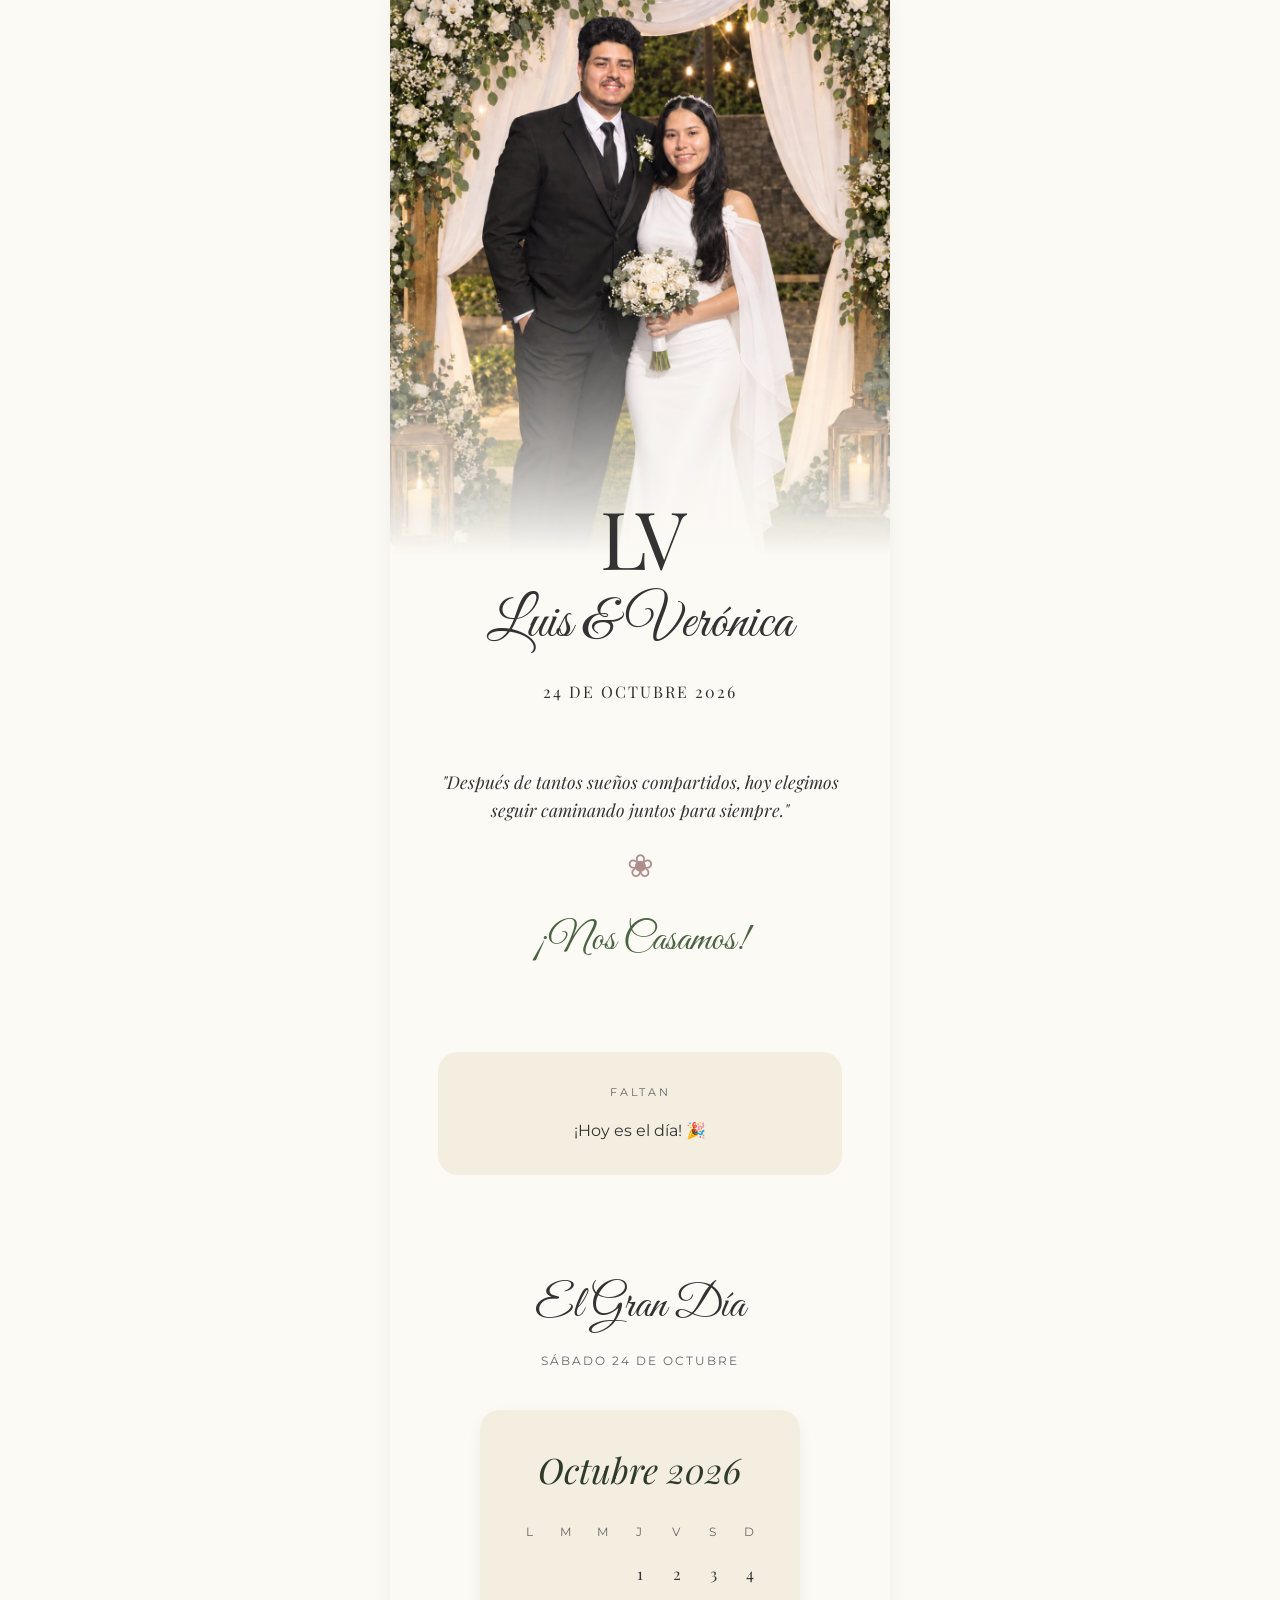
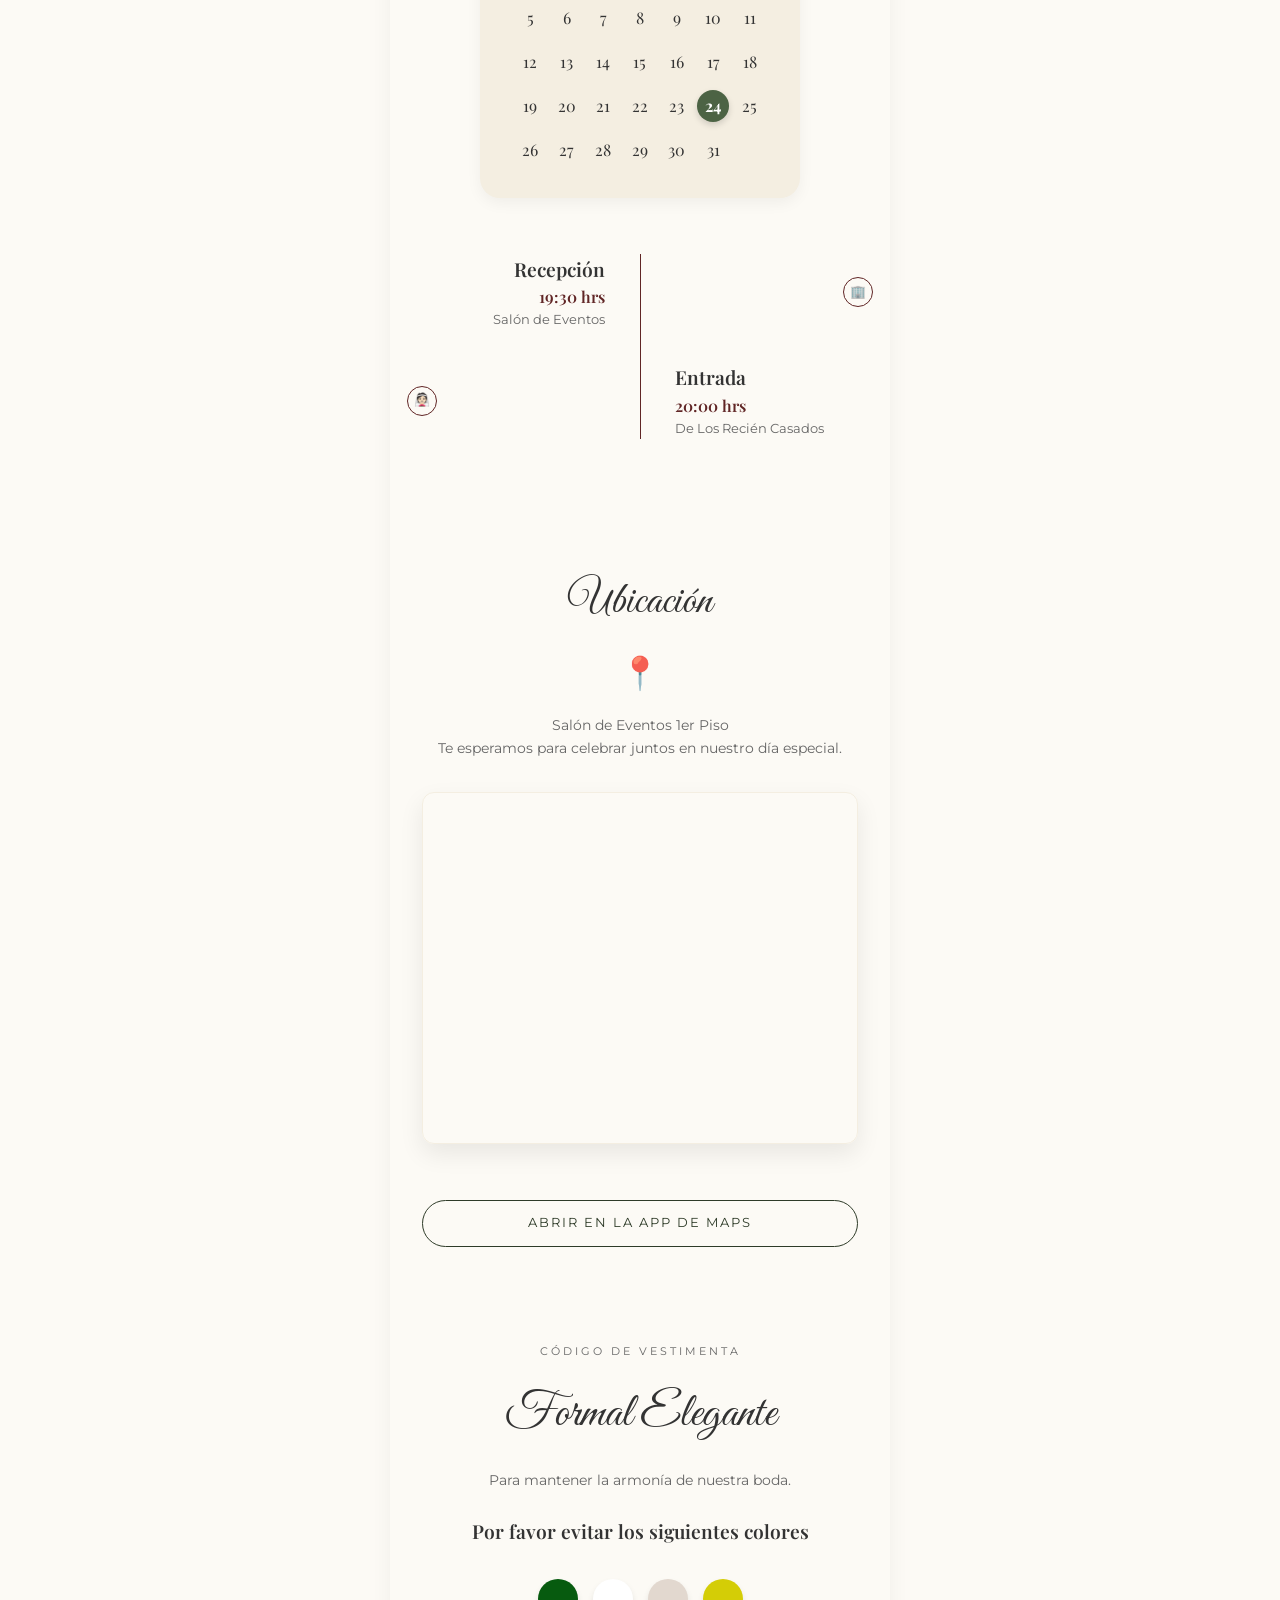
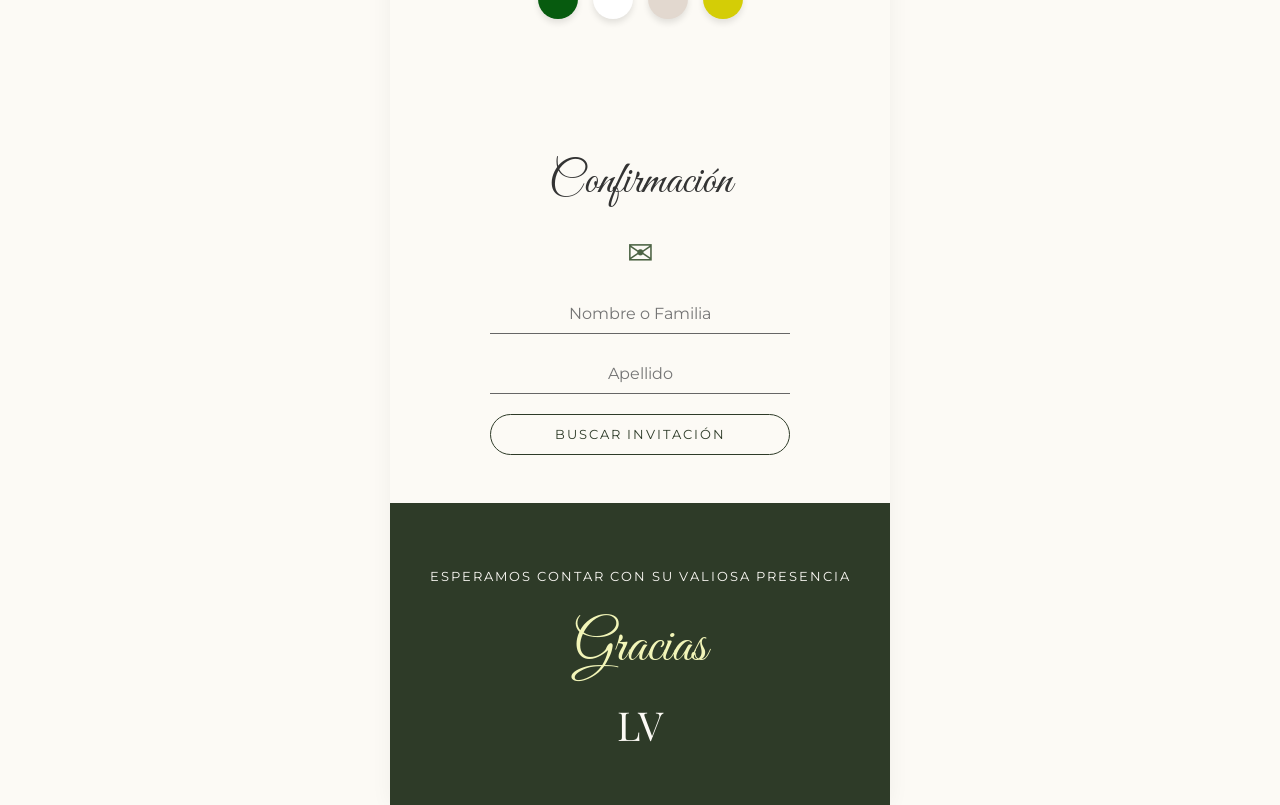
<file: FrontEnd_inv/eventos/boda-octubre/index.html>
<!DOCTYPE html>
<html lang="es">
<head>
  <meta charset="UTF-8" />
  <meta name="viewport" content="width=device-width, initial-scale=1.0" />
  <title>Nuestra Boda | Luis & Verónica</title>
  <!-- Fuentes: Playfair Display (Elegante) y Great Vibes (Manuscrita) -->
  <link rel="preconnect" href="https://fonts.googleapis.com">
  <link rel="preconnect" href="https://fonts.gstatic.com" crossorigin>
  <link href="https://fonts.googleapis.com/css2?family=Great+Vibes&family=Playfair+Display:ital,wght@0,400;0,600;1,400;1,600&family=Montserrat:wght@300;400;500&display=swap" rel="stylesheet">
  <link rel="stylesheet" href="style.css" />
</head>
<body>
  <div class="contenedor">

    <!-- ================= HERO ================= -->
    <header class="hero">
      <div class="hero-imagen">
        <!-- Coloca aquí la foto de los novios en tu carpeta -->
        <img src="img/portadaLV.jpg" alt="Luis y Verónica">
        <div class="degradado"></div>
      </div>
      
      <div class="hero-contenido">
        <div class="logo-iniciales">
          <span class="inicial-l">L</span><span class="inicial-v">V</span>
        </div>
        <h1>Luis & Verónica</h1>
        <p class="fecha-principal">24 de Octubre 2026</p>
      </div>
    </header>

    <!-- ================= FRASE ================= -->
    <section class="seccion frase-seccion">
      <p class="frase">"Después de tantos sueños compartidos, hoy elegimos seguir caminando juntos para siempre."</p>
      <div class="adorno-floral">❀</div>
      <h2 class="texto-cursiva">¡Nos Casamos!</h2>
    </section>

    <!-- ================= CUENTA REGRESIVA ================= -->
    <section class="seccion seccion-reloj">
      <div class="caja-reloj">
        <p class="etiqueta-top">FALTAN</p>
        <div class="cuenta-regresiva" id="cuenta-regresiva">
          <>
        </div>
      </div>
    </section>

    <!-- ================= ITINERARIO ================= -->
    <section class="seccion itinerario">
      <h2 class="texto-cursiva titulo-seccion">El Gran Día</h2>
      <p class="subtitulo-fecha">SÁBADO 24 DE OCTUBRE</p>

      <!-- ================= CALENDARIO ================= -->
      <div class="calendario-boda">
        <h3 class="mes-calendario">Octubre 2026</h3>
        <div class="dias-semana">
          <span>L</span><span>M</span><span>M</span><span>J</span><span>V</span><span>S</span><span>D</span>
        </div>
        <div class="dias-numeros">
          <!-- Octubre 2026 empieza en Jueves (3 espacios vacíos) -->
          <span></span><span></span><span></span>
          <span>1</span><span>2</span><span>3</span><span>4</span>
          <span>5</span><span>6</span><span>7</span><span>8</span><span>9</span><span>10</span><span>11</span>
          <span>12</span><span>13</span><span>14</span><span>15</span><span>16</span><span>17</span><span>18</span>
          <span>19</span><span>20</span><span>21</span><span>22</span><span>23</span><span class="dia-marcado">24</span><span>25</span>
          <span>26</span><span>27</span><span>28</span><span>29</span><span>30</span><span>31</span><span></span>
        </div>
      </div>

      <div class="linea-tiempo">
        <!-- Evento 1 -->
        <div class="evento izquierda">
          <div class="evento-contenido">
            <h3>Recepción</h3>
            <p class="hora">19:30 hrs</p>
            <p class="lugar">Salón de Eventos</p>
          </div>
          <div class="punto">🏢</div>
        </div>
        
        <!-- Evento 2 -->
        <div class="evento derecha">
          <div class="punto">👰🏻</div>
          <div class="evento-contenido">
            <h3>Entrada</h3>
            <p class="hora">20:00 hrs</p>
            <p class="lugar">De Los Recién Casados</p>
          </div>
        </div>
      </div>
    </section>

    <!-- ================= UBICACIÓN ================= -->
    <section class="seccion ubicacion">
      <h2 class="texto-cursiva titulo-seccion">Ubicación</h2>
      <div class="icono-ubicacion">📍</div>
      <p class="texto-descriptivo">Salón de Eventos 1er Piso<br>Te esperamos para celebrar juntos en nuestro día especial.</p>
      
      <!-- Cuadro del mapa de Google -->
      <div class="mapa-contenedor">
        <iframe src="https://www.google.com/maps/embed?pb=!1m14!1m8!1m3!1d1994.8906064456842!2d-79.18177967435686!3d-0.247110939939778!3m2!1i1024!2i768!4f13.1!3m3!1m2!1s0x91d547ef8e6c885b%3A0xf5c199a2d13adbd0!2sRESTAURANTE%20CRIOLLO%20LA%20TOQUILLA!5e0!3m2!1ses!2sec!4v1790012033524!5m2!1ses!2sec" 
        width="100%" 
        style="border:0;" 
        allowfullscreen="" 
        loading="lazy" 
        referrerpolicy="strict-origin-when-cross-origin">
        </iframe>
      </div>

      <a href="https://maps.app.goo.gl/fo3WEK7yfjZKn7mM8" target="_blank" class="boton-elegante enlace-mapa">
        Abrir en la app de Maps
      </a>
    </section>

    <!-- ================= CÓDIGO DE VESTIMENTA ================= -->
    <section class="seccion vestimenta">
      <p class="etiqueta-top">CÓDIGO DE VESTIMENTA</p>
      <h2 class="texto-cursiva titulo-grande">Formal Elegante</h2>
      <p class="texto-descriptivo">Para mantener la armonía de nuestra boda.</p>  
      <p class="texto-vestimenta">Por favor evitar los siguientes colores</p>
      <div class="paleta-colores">
        <div class="color" style="background-color: #075b0f;"></div>
        <div class="color" style="background-color: #ffffff;"></div>
        <div class="color" style="background-color: #e2d8cf;"></div>
        <div class="color" style="background-color: #d4cd06;"></div>
      </div>

    </section>

    <!-- ================= RSVP (CONECTADO AL BACKEND) ================= -->
    <section class="seccion confirmacion">
      <h2 class="texto-cursiva titulo-seccion">Confirmación</h2>
      <div class="icono-sobre">✉</div>
      
      <!-- Paso 1: Buscar invitado -->
      <div id="panel-busqueda">
        <form id="form-busqueda" class="formulario-elegante">
          <div class="campo">
            <input type="text" id="input-nombre" placeholder="Nombre o Familia" required />
          </div>
          <div class="campo">
            <input type="text" id="input-apellido" placeholder="Apellido" required />
          </div>
          <button type="submit" class="boton-elegante">Buscar Invitación</button>
        </form>
        <div id="mensaje-busqueda" class="mensaje oculto"></div>
      </div>

      <!-- Paso 2: Confirmar (Se oculta hasta encontrar al invitado) -->
      <div id="panel-confirmacion" class="oculto panel-asistencia">
        <p>Hola,</p>
        <p class="resultado-nombre" id="nombre-resultado"></p>
        <p class="texto-descriptivo">Por favor confirma tu asistencia antes del 27 de Septiembre de 2026.</p>
        
        <div class="grupo-botones">
          <button class="boton-estado" data-estado="asiste">Sí, asistiré</button>
          <button class="boton-estado" data-estado="no_asiste">No podré ir</button>
        </div>
        <div id="mensaje-confirmacion" class="mensaje oculto"></div>
        <button type="button" id="boton-recargar" class="oculto">Finalizar</button>
      </div>
    </section>

    <!-- ================= FOOTER ================= -->
    <footer class="footer-boda">
      <p>Esperamos contar con su valiosa presencia</p>
      <h2 class="texto-gracias">Gracias</h2>
      <div class="logo-iniciales-peq">
        <span class="inicial-l">L</span><span class="inicial-v">V</span>
      </div>
    </footer>
  </div>

  <script src="config.js"></script>
  <script src="rsvp.js"></script>
</body>
</html>
</file>
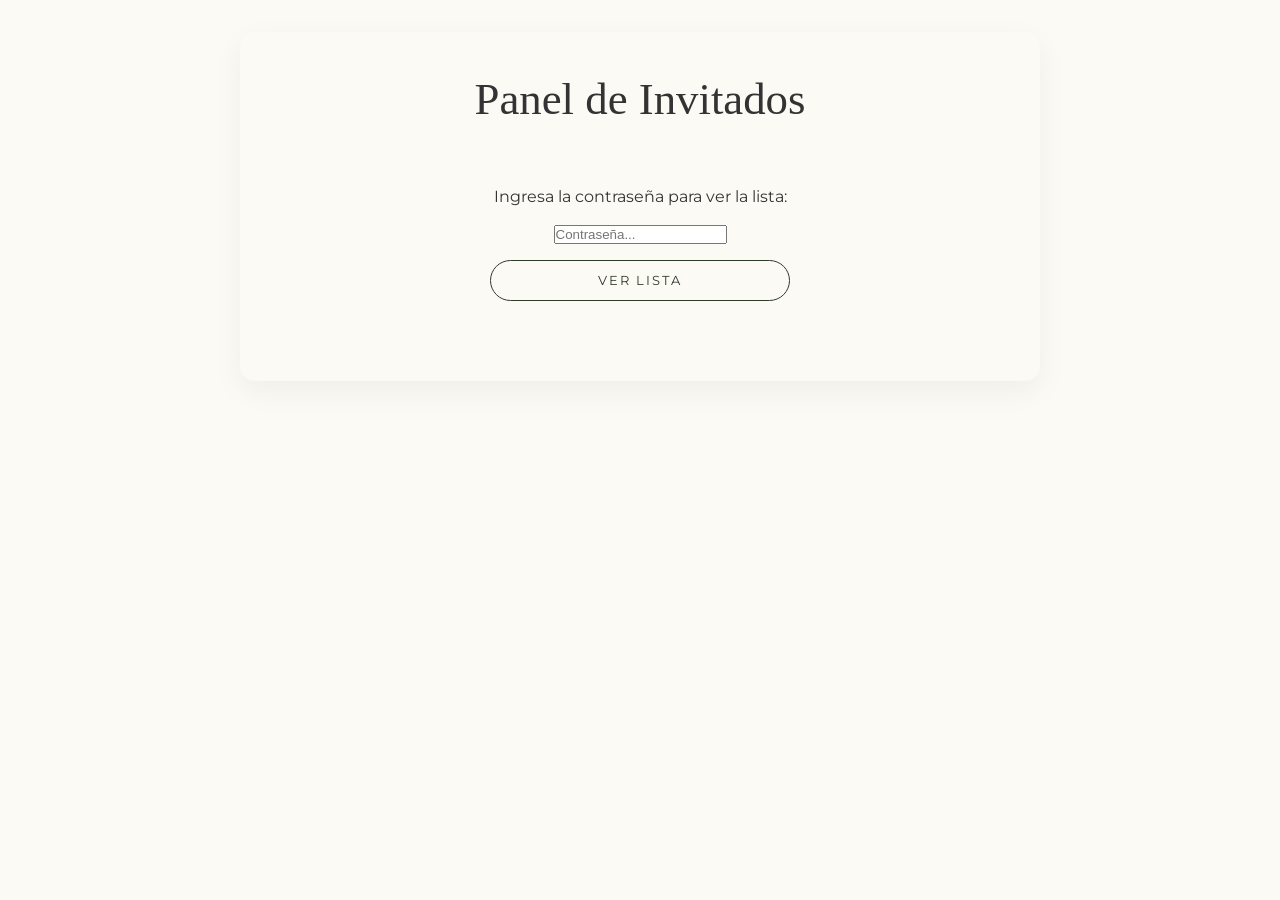
<file: FrontEnd_inv/eventos/boda-octubre/admin.html>
<!DOCTYPE html>
<html lang="es">
<head>
  <meta charset="UTF-8">
  <meta name="viewport" content="width=device-width, initial-scale=1.0">
  <title>Panel de Control | Luis & Verónica</title>
  <link rel="stylesheet" href="style.css">
  <link href="https://fonts.googleapis.com/css2?family=Playfair+Display:ital,wght@0,400;0,600;1,400&family=Montserrat:wght@300;400;500&display=swap" rel="stylesheet">
  <style>
    .admin-container {
      max-width: 800px;
      margin: 2rem auto;
      padding: 2rem;
      background-color: var(--crema-fondo);
      border-radius: 15px;
      box-shadow: 0 10px 30px rgba(0,0,0,0.05);
      font-family: 'Montserrat', sans-serif;
    }
    .resumen-cards {
      display: flex;
      gap: 1rem;
      margin-bottom: 2rem;
      flex-wrap: wrap;
    }
    .card {
      flex: 1;
      min-width: 150px;
      padding: 1.5rem;
      text-align: center;
      border-radius: 10px;
      font-weight: bold;
      font-size: 1.1rem;
      box-shadow: 0 4px 6px rgba(0,0,0,0.05);
    }
    .card.asiste { background: #d4edda; color: #155724; }
    .card.no_asiste { background: #f8d7da; color: #721c24; }
    .card.pendiente { background: #fff3cd; color: #856404; }
    .numero-grande {
      display: block;
      font-size: 2.5rem;
      margin-top: 0.5rem;
      font-family: 'Playfair Display', serif;
    }
    table {
      width: 100%;
      border-collapse: collapse;
      background: white;
      border-radius: 8px;
      overflow: hidden;
    }
    th, td { padding: 12px 15px; text-align: left; border-bottom: 1px solid #ddd; }
    th { background-color: var(--verde-oscuro); color: white; }
    .badge {
      padding: 5px 10px;
      border-radius: 20px;
      font-size: 0.8rem;
      font-weight: bold;
      text-transform: uppercase;
    }
    .bg-asiste { background: #d4edda; color: #155724; }
    .bg-no_asiste { background: #f8d7da; color: #721c24; }
    .bg-pendiente { background: #fff3cd; color: #856404; }
  </style>
</head>
<body>

  <div class="admin-container">
    <h1 class="texto-cursiva titulo-seccion" style="text-align: center;">Panel de Invitados</h1>
    
    <div id="login-section" style="text-align: center; margin: 3rem 0;">
      <p style="margin-bottom: 1rem;">Ingresa la contraseña para ver la lista:</p>
      <input type="password" id="admin-pass" placeholder="Contraseña..." class="input-form" style="max-width: 300px; margin: 0 auto 1rem auto; display: block;">
      <button id="btn-cargar" class="boton-elegante" style="max-width: 300px;">Ver Lista</button>
      <p id="admin-msg" style="color: red; margin-top: 15px; font-weight: bold;"></p>
    </div>

    <div id="dashboard" class="oculto">
      <div class="resumen-cards">
        <div class="card asiste">Confirmados <span class="numero-grande" id="total-asiste">0</span></div>
        <div class="card pendiente">Pendientes <span class="numero-grande" id="total-pendiente">0</span></div>
        <div class="card no_asiste">No Asistirán <span class="numero-grande" id="total-no-asiste">0</span></div>
      </div>

      <div style="overflow-x: auto;">
        <table>
          <thead>
            <tr>
              <th>Invitado</th>
              <th>Pases Asignados</th>
              <th>Estado</th>
            </tr>
          </thead>
          <tbody id="tabla-invitados"></tbody>
        </table>
      </div>
    </div>
  </div>

  <script src="config.js"></script>
  <script>
    const CLAVE_NOVIOS = "LuisYVero2026"; 
    const CLAVE_API_RENDER = "ProjectInv2026"; 

    document.getElementById('btn-cargar').addEventListener('click', async () => {
       const pass = document.getElementById('admin-pass').value;
       const msg = document.getElementById('admin-msg');
       const dashboard = document.getElementById('dashboard');
       const baseUrl = window.CONFIG.apiBase.replace(/\/$/, "");
       
       if (pass !== CLAVE_NOVIOS) {
         msg.textContent = "Contraseña incorrecta.";
         return;
       }

       msg.textContent = "Cargando datos...";
       
       try {
         const res = await fetch(`${baseUrl}/admin/eventos/${window.CONFIG.slug}/invitados`, {
           headers: { "X-Admin-Key": CLAVE_API_RENDER }
         });
         
         if(!res.ok) throw new Error("Error al obtener los datos de la base de datos.");
         
         const data = await res.json();
         
         let asiste = 0, no_asiste = 0, pendiente = 0;
         const tbody = document.getElementById('tabla-invitados');
         tbody.innerHTML = "";
         
         // NUEVA FUNCIÓN: A prueba de tildes y eñes
         const formatearNombre = (str) => {
           if (!str) return "";
           return str.trim().toLowerCase().split(' ').map(w => w.charAt(0).toUpperCase() + w.slice(1)).join(' ');
         };

         data.invitados.forEach(inv => {
           const nombreCompleto = `${formatearNombre(inv.nombre)} ${formatearNombre(inv.apellido)}`;
           
           // Cruza con config.js
           const pases = (window.CONFIG.pasesEspeciales && window.CONFIG.pasesEspeciales[nombreCompleto]) ? window.CONFIG.pasesEspeciales[nombreCompleto] : 1;
           
           if(inv.estado === 'asiste') asiste += pases;
           if(inv.estado === 'no_asiste') no_asiste += pases;
           if(inv.estado === 'pendiente') pendiente += pases;
           
           const tr = document.createElement('tr');
           let textoEstado = inv.estado === 'no_asiste' ? 'NO ASISTE' : inv.estado;
           
           tr.innerHTML = `
             <td style="font-weight: bold;">${nombreCompleto}</td>
             <td style="text-align: center;">${pases}</td>
             <td><span class="badge bg-${inv.estado}">${textoEstado}</span></td>
           `;
           tbody.appendChild(tr);
         });
         
         document.getElementById('total-asiste').textContent = asiste;
         document.getElementById('total-no-asiste').textContent = no_asiste;
         document.getElementById('total-pendiente').textContent = pendiente;
         
         dashboard.classList.remove('oculto');
         document.getElementById('login-section').style.display = 'none';
         
       } catch(e) {
         msg.textContent = e.message;
       }
    });
  </script>
</body>
</html>
</file>
<file: FrontEnd_inv/eventos/boda-octubre/style.css>
:root {
  /* Paleta extraída de la imagen */
  --crema-fondo: #fcfaf5;
  --crema-caja: #f4eee1;
  --verde-oscuro: #2e3b28;
  --verde-claro: #4c6344;
  --burdeos: #602525;
  --texto-gracias: #f2f5b8;
  --texto-principal: #333333;
  --texto-secundario: #666666;
  --oro: #bfa15f;
}

* { box-sizing: border-box; margin: 0; padding: 0; }

body {
  font-family: 'Montserrat', sans-serif; /* Fuente moderna para textos */
  background-color: var(--crema-fondo);
  color: var(--texto-principal);
  line-height: 1.6;
}

.contenedor {
  max-width: 500px;
  margin: 0 auto;
  background-color: var(--crema-fondo);
  box-shadow: 0 0 20px rgba(0,0,0,0.05);
  overflow: hidden;
}

/* Tipografías Especiales */
.texto-cursiva {
  font-family: 'Great Vibes', cursive;
  font-weight: 400;
  color: var(--texto-principal);
}

.texto-gracias {
  font-family: 'Great Vibes', cursive;
  font-weight: 400;
  color: var(--texto-gracias);
}

.texto-vestimenta {
  font-family: 'Playfair Display', serif;
  font-weight: 600;
  font-size: 1.2rem;
  color: var(--texto-principal);
}

h3 {
  font-family: 'Playfair Display', serif;
  font-weight: 600;
  font-size: 1.2rem;
  color: var(--texto-principal);
}

/* ---------- Hero ---------- */
.hero {
  position: relative;
  text-align: center;
  padding-bottom: 2rem;
}

.hero-imagen {
  position: relative;
  width: 100%;
  height: 65vh;
}

.hero-imagen img {
  width: 100%;
  height: 100%;
  object-fit: cover;
  object-position: top;
}

.hero-imagen .degradado {
  position: absolute;
  bottom: 0; left: 0; right: 0;
  height: 50%;
  background: linear-gradient(to bottom, transparent, var(--crema-fondo) 90%);
}

.hero-contenido {
  position: relative;
  margin-top: -80px; /* Sube el texto sobre el degradado */
  z-index: 2;
}

.logo-iniciales {
  font-family: 'Playfair Display', serif;
  font-size: 5rem;
  line-height: 0.8;
  letter-spacing: -5px;
  margin-bottom: 10px;
}

.inicial-p { color: var(--verde-oscuro); position: relative; z-index: 2; }
.inicial-a { color: var(--burdeos); margin-left: -15px; position: relative; z-index: 1; }

.hero-contenido h1 {
  font-family: 'Great Vibes', cursive;
  font-size: 3.5rem;
  font-weight: 400;
  color: var(--texto-principal);
  margin-bottom: 10px;
}

.fecha-principal {
  font-family: 'Playfair Display', serif;
  font-size: 1rem;
  letter-spacing: 2px;
  text-transform: uppercase;
}

/* ---------- Secciones Generales ---------- */
.seccion {
  padding: 3rem 2rem;
  text-align: center;
}

.titulo-seccion {
  font-size: 2.8rem;
  margin-bottom: 0.5rem;
}

.etiqueta-top {
  font-size: 0.7rem;
  letter-spacing: 3px;
  text-transform: uppercase;
  color: var(--texto-secundario);
  margin-bottom: 1rem;
}

.texto-descriptivo {
  font-size: 0.9rem;
  color: var(--texto-secundario);
  margin-bottom: 1.5rem;
}

/* ---------- Frase ---------- */
.frase-seccion { padding: 2rem; }
.frase {
  font-family: 'Playfair Display', serif;
  font-style: italic;
  font-size: 1.1rem;
  color: var(--texto-principal);
}
.adorno-floral {
  font-size: 2rem;
  color: var(--burdeos);
  opacity: 0.5;
  margin: 1rem 0;
}
.frase-seccion .texto-cursiva { font-size: 2.5rem; color: var(--verde-claro); }

/* ---------- Cuenta Regresiva ---------- */
.caja-reloj {
  background-color: var(--crema-caja);
  border-radius: 20px;
  padding: 2rem 1rem;
  margin: 0 1rem;
}

.cuenta-regresiva {
  display: flex;
  justify-content: space-around;
}

.cuenta-regresiva .bloque {
  display: flex;
  flex-direction: column;
  align-items: center;
}

.cuenta-regresiva .numero {
  font-family: 'Playfair Display', serif;
  font-size: 2.5rem;
  color: var(--verde-claro);
  line-height: 1;
}

.cuenta-regresiva .etiqueta {
  font-size: 0.6rem;
  letter-spacing: 2px;
  text-transform: uppercase;
  margin-top: 5px;
}

/* ---------- Calendario ---------- */
.calendario-boda {
  background-color: var(--crema-caja);
  border-radius: 20px;
  padding: 2rem;
  margin: 1.5rem auto 3.5rem auto;
  max-width: 320px;
  box-shadow: 0 5px 15px rgba(0,0,0,0.05);
}

.mes-calendario {
  font-family: 'Playfair Display', serif;
  font-style: italic;
  font-size: 2.2rem;
  color: var(--verde-oscuro);
  margin-bottom: 1.5rem;
  font-weight: 400;
}

.dias-semana {
  display: grid;
  grid-template-columns: repeat(7, 1fr);
  margin-bottom: 1rem;
  font-size: 0.75rem;
  letter-spacing: 2px;
  color: var(--texto-secundario);
}

.dias-numeros {
  display: grid;
  grid-template-columns: repeat(7, 1fr);
  gap: 12px 0;
  font-family: 'Playfair Display', serif;
  font-size: 1rem;
  color: var(--texto-principal);
}

.dias-numeros span {
  display: flex;
  align-items: center;
  justify-content: center;
  height: 32px;
}

.dia-marcado {
  background-color: var(--verde-claro);
  color: white;
  border-radius: 50%;
  width: 32px;
  height: 32px;
  margin: 0 auto;
  font-weight: bold;
  box-shadow: 0 3px 6px rgba(0,0,0,0.15);
}

/* ---------- Itinerario (Línea de tiempo) ---------- */
.subtitulo-fecha {
  font-size: 0.75rem;
  letter-spacing: 2px;
  color: var(--texto-secundario);
  margin-bottom: 2.5rem;
}

.linea-tiempo {
  position: relative;
  max-width: 100%;
  margin: 0 auto;
}
.linea-tiempo::after {
  content: '';
  position: absolute;
  width: 1px;
  background-color: var(--burdeos);
  top: 0; bottom: 0; left: 50%;
  margin-left: -0.5px;
}

.evento {
  display: flex;
  justify-content: space-between;
  align-items: center;
  margin-bottom: 2rem;
  position: relative;
  width: 100%;
}

.evento-contenido { width: 42%; text-align: right; }
.evento.derecha .evento-contenido { text-align: left; }
.evento .punto {
  width: 30px; height: 30px;
  background: var(--crema-fondo);
  border: 1px solid var(--burdeos);
  border-radius: 50%;
  z-index: 2;
  display: flex;
  align-items: center;
  justify-content: center;
  font-size: 0.8rem;
}

.evento.izquierda .punto { margin-left: 8%; margin-right: -15px; }
.evento.derecha .punto { margin-right: 8%; margin-left: -15px; }

.hora { font-family: 'Playfair Display', serif; color: var(--burdeos); font-weight: 600; }
.lugar { font-size: 0.8rem; color: var(--texto-secundario); }

/* ---------- Ubicación ---------- */
.mapa-contenedor {
  margin: 2rem auto;
  width: 100%; 
  border-radius: 12px;
  overflow: hidden;
  box-shadow: 0 10px 25px rgba(0, 0, 0, 0.08); 
  border: 1px solid var(--crema-caja);
}

.mapa-contenedor iframe {
  display: block;
  width: 100%;
  height: 350px; 
  border: none;
}

.icono-ubicacion {
  font-size: 2rem;
  margin-bottom: 1rem;
  opacity: 0.85; 
}

.enlace-mapa {
  display: inline-block;
  text-decoration: none;
  margin-top: 1.5rem;
  width: 100%;
}
/* ---------- Código de Vestimenta ---------- */
.titulo-grande { font-size: 3rem; margin-bottom: 1rem; }
.paleta-colores {
  display: flex;
  justify-content: center;
  gap: 15px;
  margin: 2rem 0;
}
.color {
  width: 40px; height: 40px;
  border-radius: 50%;
  box-shadow: 0 4px 6px rgba(0,0,0,0.1);
}
.nota-color { font-size: 0.75rem; font-style: italic; color: var(--texto-secundario); }

/* ---------- RSVP Formulario Elegante ---------- */
.icono-sobre { font-size: 2rem; color: var(--verde-claro); margin-bottom: 1rem; }
.formulario-elegante { max-width: 300px; margin: 0 auto; }
.campo input {
  width: 100%;
  padding: 10px 0;
  margin-bottom: 20px;
  background: transparent;
  border: none;
  border-bottom: 1px solid var(--texto-secundario);
  font-family: 'Montserrat', sans-serif;
  font-size: 1rem;
  text-align: center;
  outline: none;
}
.campo input:focus { border-bottom-color: var(--verde-claro); }

.boton-elegante {
  background-color: transparent;
  color: var(--verde-oscuro);
  border: 1px solid var(--verde-oscuro);
  padding: 12px 30px;
  font-family: 'Montserrat', sans-serif;
  font-size: 0.8rem;
  letter-spacing: 2px;
  text-transform: uppercase;
  cursor: pointer;
  transition: all 0.3s ease;
  border-radius: 30px;
  width: 100%;
}
.boton-elegante:hover { background-color: var(--verde-oscuro); color: white; }

.panel-asistencia {
  background-color: var(--crema-caja);
  padding: 2rem;
  border-radius: 15px;
}
.resultado-nombre { font-family: 'Playfair Display', serif; font-size: 1.5rem; color: var(--burdeos); margin-bottom: 1rem; font-weight: 600; }

.grupo-botones {
  display: flex;
  flex-direction: column;
  gap: 10px;
  margin-top: 1.5rem;
}
.boton-estado {
  background: white;
  border: 1px solid #ddd;
  padding: 12px;
  border-radius: 8px;
  font-family: 'Montserrat', sans-serif;
  cursor: pointer;
}
.boton-estado.activo { background-color: var(--verde-claro); color: white; border-color: var(--verde-claro); }
/* ---------- Botón Finalizar / Recargar ---------- */
#boton-recargar {
  margin-top: 1.5rem;
  padding: 0.8rem;
  width: 100%;
  background-color: transparent;
  color: var(--verde-oscuro); /* Asegúrate de que esta variable exista, o usa #4a5d4e */
  border: 1px solid var(--verde-oscuro);
  border-radius: 8px;
  font-family: inherit;
  font-size: 0.95rem;
  font-weight: 500;
  cursor: pointer;
  transition: all 0.3s ease;
}

#boton-recargar:hover {
  background-color: var(--verde-oscuro);
  color: white;
}

.mensaje { margin-top: 15px; padding: 10px; font-size: 0.85rem; border-radius: 5px; }
.mensaje.error { color: #842029; background-color: #f8d7da; border: 1px solid #f5c2c7; }
.mensaje.exito { color: #0f5132; background-color: #d1e7dd; border: 1px solid #badbcc; }
.oculto { display: none !important; }

/* ---------- Footer ---------- */
.footer-boda {
  background-color: var(--verde-oscuro);
  color: var(--crema-fondo);
  text-align: center;
  padding: 4rem 2rem;
}
.footer-boda p { font-size: 0.8rem; letter-spacing: 2px; text-transform: uppercase; margin-bottom: 1rem; }
.footer-boda h2 { font-size: 3.5rem; margin-bottom: 1rem; }
.logo-iniciales-peq { font-family: 'Playfair Display', serif; font-size: 2.5rem; line-height: 0.8; }
.logo-iniciales-peq .inicial-p { color: white; }
.logo-iniciales-peq .inicial-a { color: #ffbba6; margin-left: -8px; }
</file>
